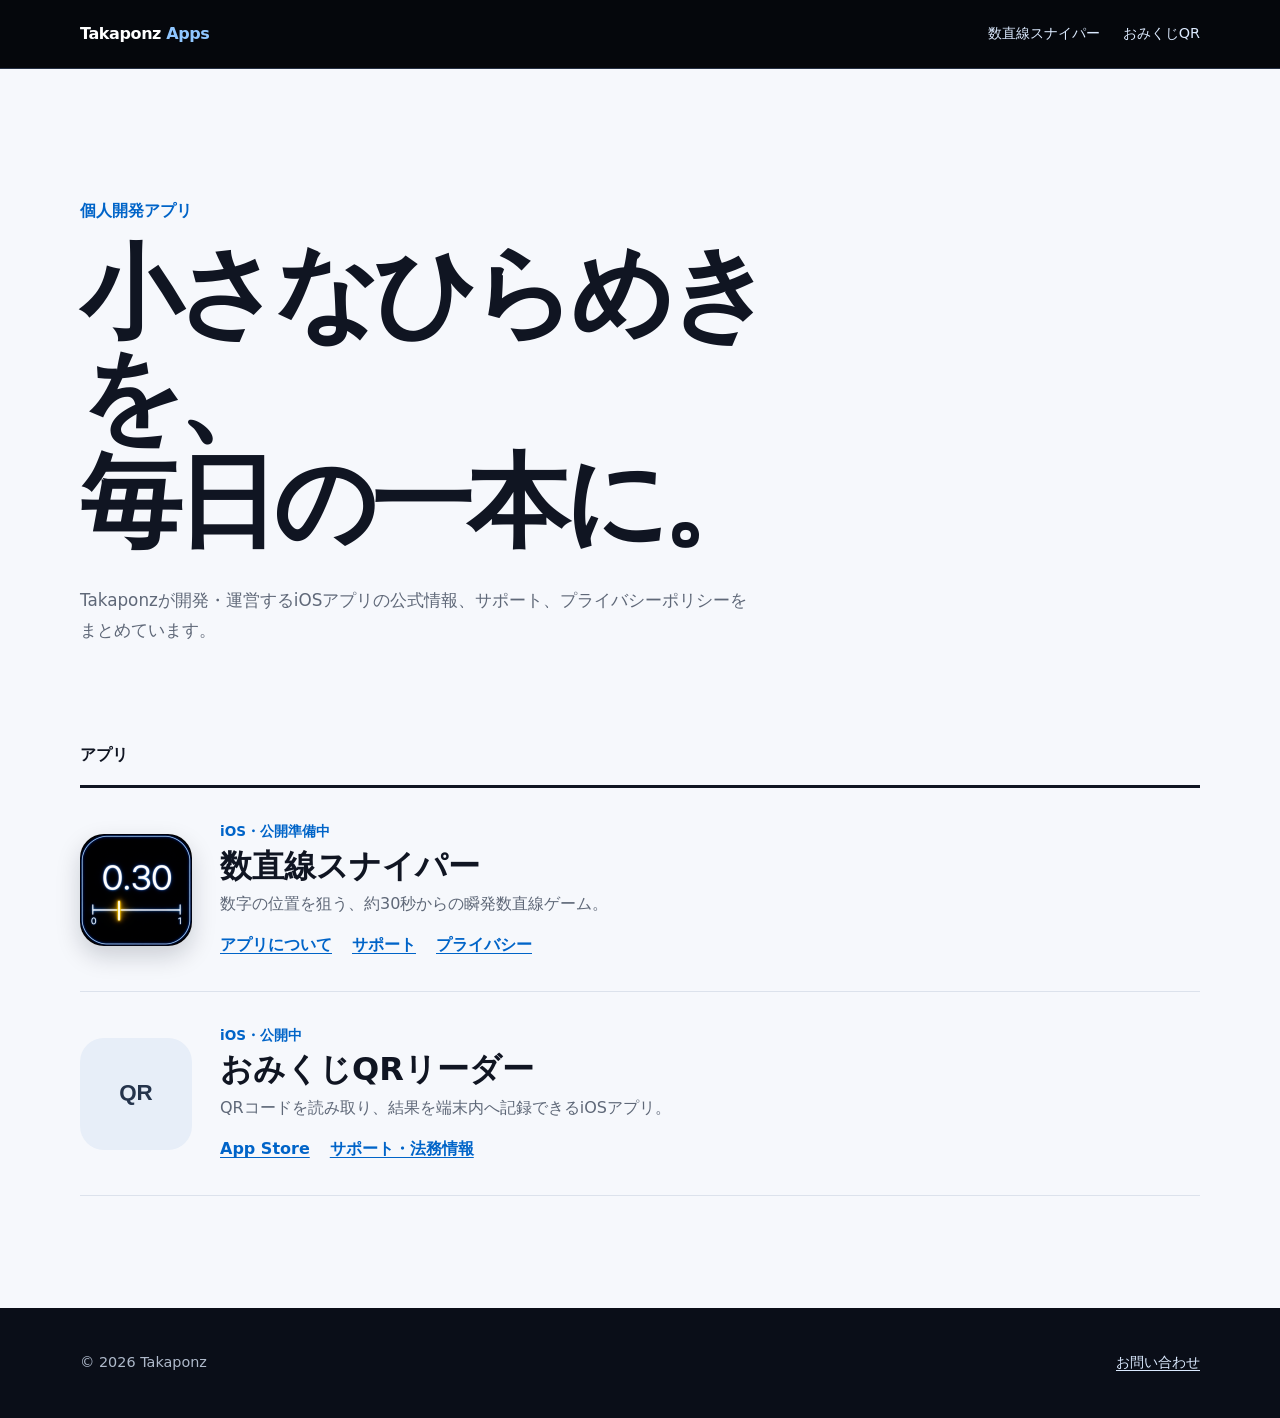
<file: index.html>
<!DOCTYPE html>
<html lang="ja">
<head>
  <meta charset="UTF-8">
  <meta name="viewport" content="width=device-width, initial-scale=1.0">
  <meta name="description" content="Takaponzが開発・運営するiOSアプリの公式サイトです。">
  <meta name="robots" content="index,follow">
  <link rel="canonical" href="https://takaponz.github.io/">
  <link rel="stylesheet" href="/assets/site.css">
  <title>Takaponz Apps</title>
</head>
<body>
  <a class="skip-link" href="#main">本文へ移動</a>
  <header class="site-header">
    <div class="header-inner">
      <a class="brand" href="/" aria-label="Takaponz Apps ホーム">Takaponz <span>Apps</span></a>
      <nav class="site-nav" aria-label="主要ナビゲーション">
        <a href="/number-sniper/">数直線スナイパー</a>
        <a href="https://takaponz.github.io/omikuji-qr-legal/">おみくじQR</a>
      </nav>
    </div>
  </header>

  <main id="main" class="hub-main">
    <section class="hub-intro" aria-labelledby="hub-title">
      <p class="kicker">個人開発アプリ</p>
      <h1 id="hub-title">小さなひらめきを、<br>毎日の一本に。</h1>
      <p>Takaponzが開発・運営するiOSアプリの公式情報、サポート、プライバシーポリシーをまとめています。</p>
    </section>

    <section class="app-directory" aria-labelledby="apps-title">
      <h2 id="apps-title">アプリ</h2>

      <article class="app-row app-row-featured">
        <img
          src="/assets/number-sniper-icon-224.png"
          srcset="/assets/number-sniper-icon-224.png 224w, /assets/number-sniper-icon-512.png 512w, /assets/number-sniper-icon.png 1024w"
          sizes="(max-width: 640px) 76px, 112px"
          alt="数直線スナイパーのアプリアイコン"
          width="112"
          height="112"
        >
        <div>
          <p class="app-status">iOS・公開準備中</p>
          <h3><a href="/number-sniper/">数直線スナイパー</a></h3>
          <p>数字の位置を狙う、約30秒からの瞬発数直線ゲーム。</p>
          <div class="inline-links">
            <a href="/number-sniper/">アプリについて</a>
            <a href="/number-sniper/support/">サポート</a>
            <a href="/number-sniper/privacy/">プライバシー</a>
          </div>
        </div>
      </article>

      <article class="app-row">
        <div class="app-monogram" aria-hidden="true">QR</div>
        <div>
          <p class="app-status">iOS・公開中</p>
          <h3>おみくじQRリーダー</h3>
          <p>QRコードを読み取り、結果を端末内へ記録できるiOSアプリ。</p>
          <div class="inline-links">
            <a href="https://apps.apple.com/jp/app/id6778050721">App Store</a>
            <a href="https://takaponz.github.io/omikuji-qr-legal/">サポート・法務情報</a>
          </div>
        </div>
      </article>
    </section>
  </main>

  <footer class="site-footer">
    <div class="footer-inner">
      <p>© 2026 Takaponz</p>
      <a href="mailto:takaponz.support@gmail.com">お問い合わせ</a>
    </div>
  </footer>
</body>
</html>
</file>
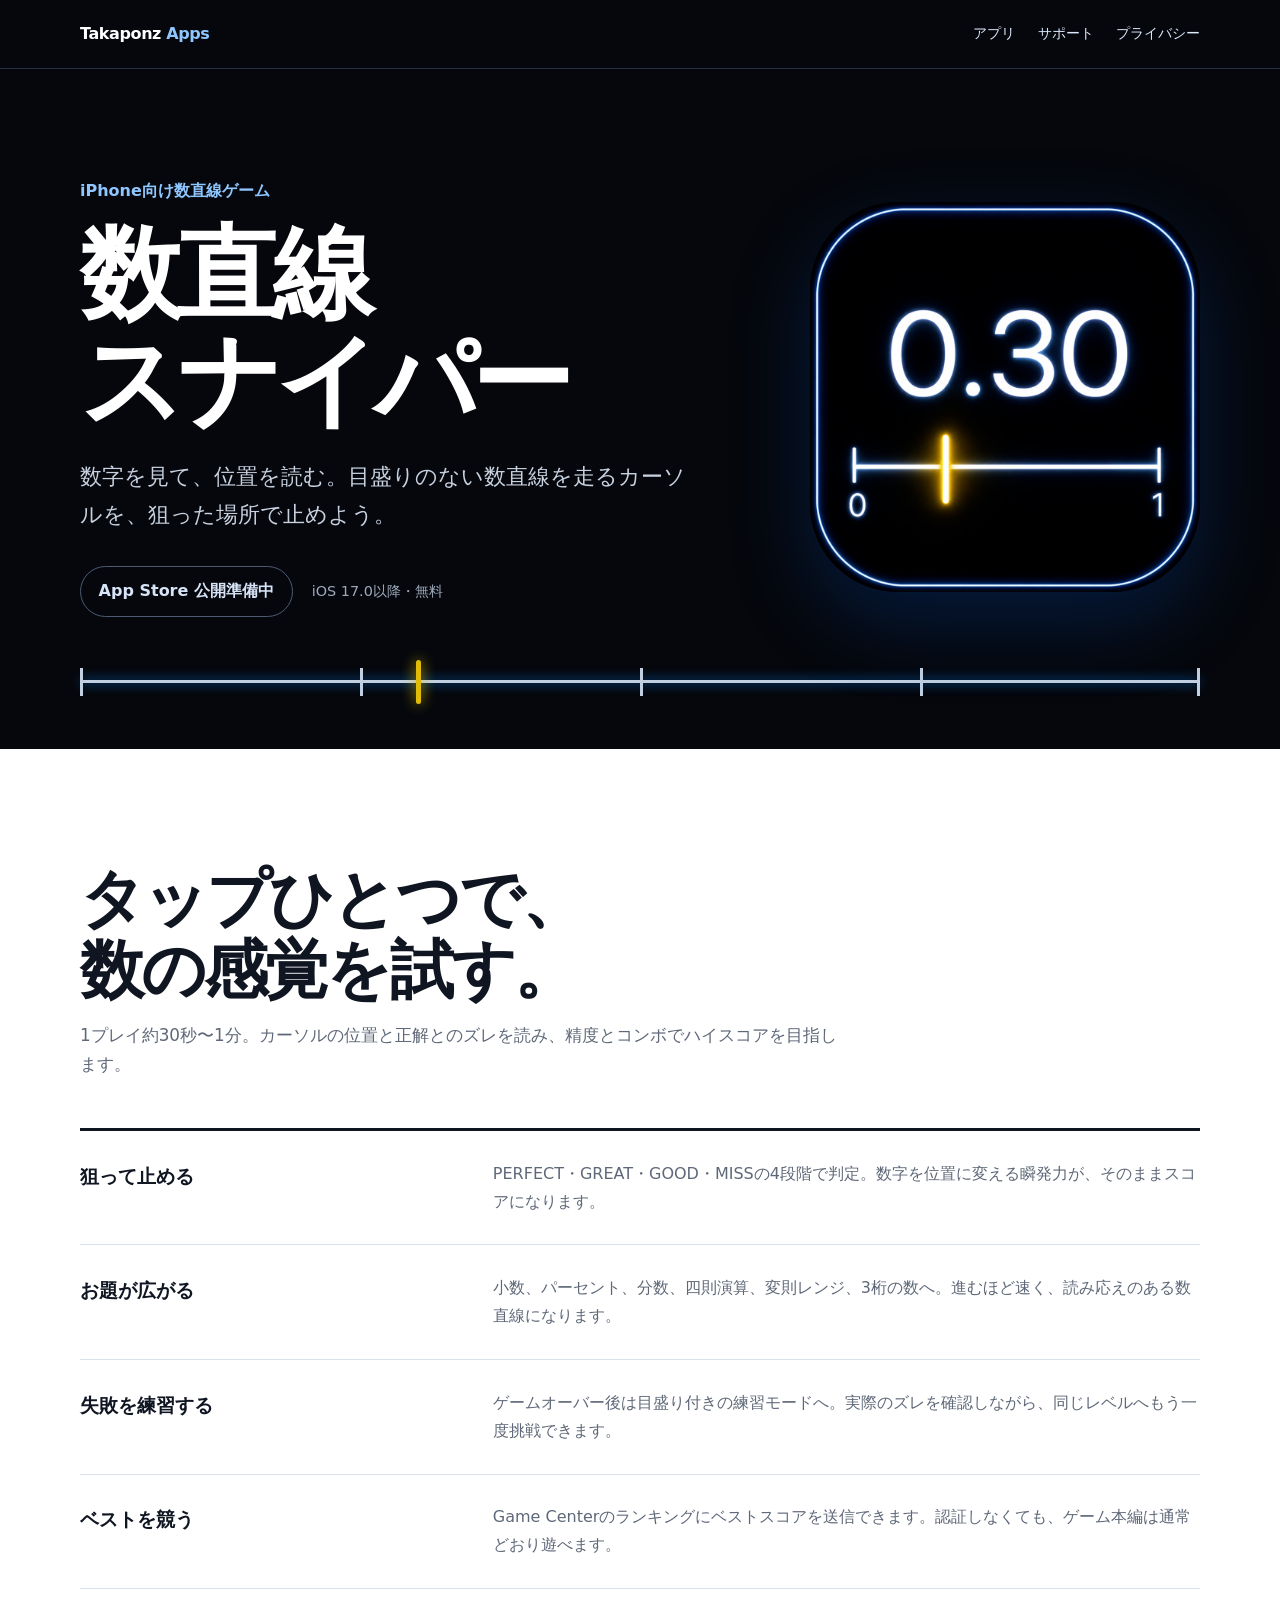
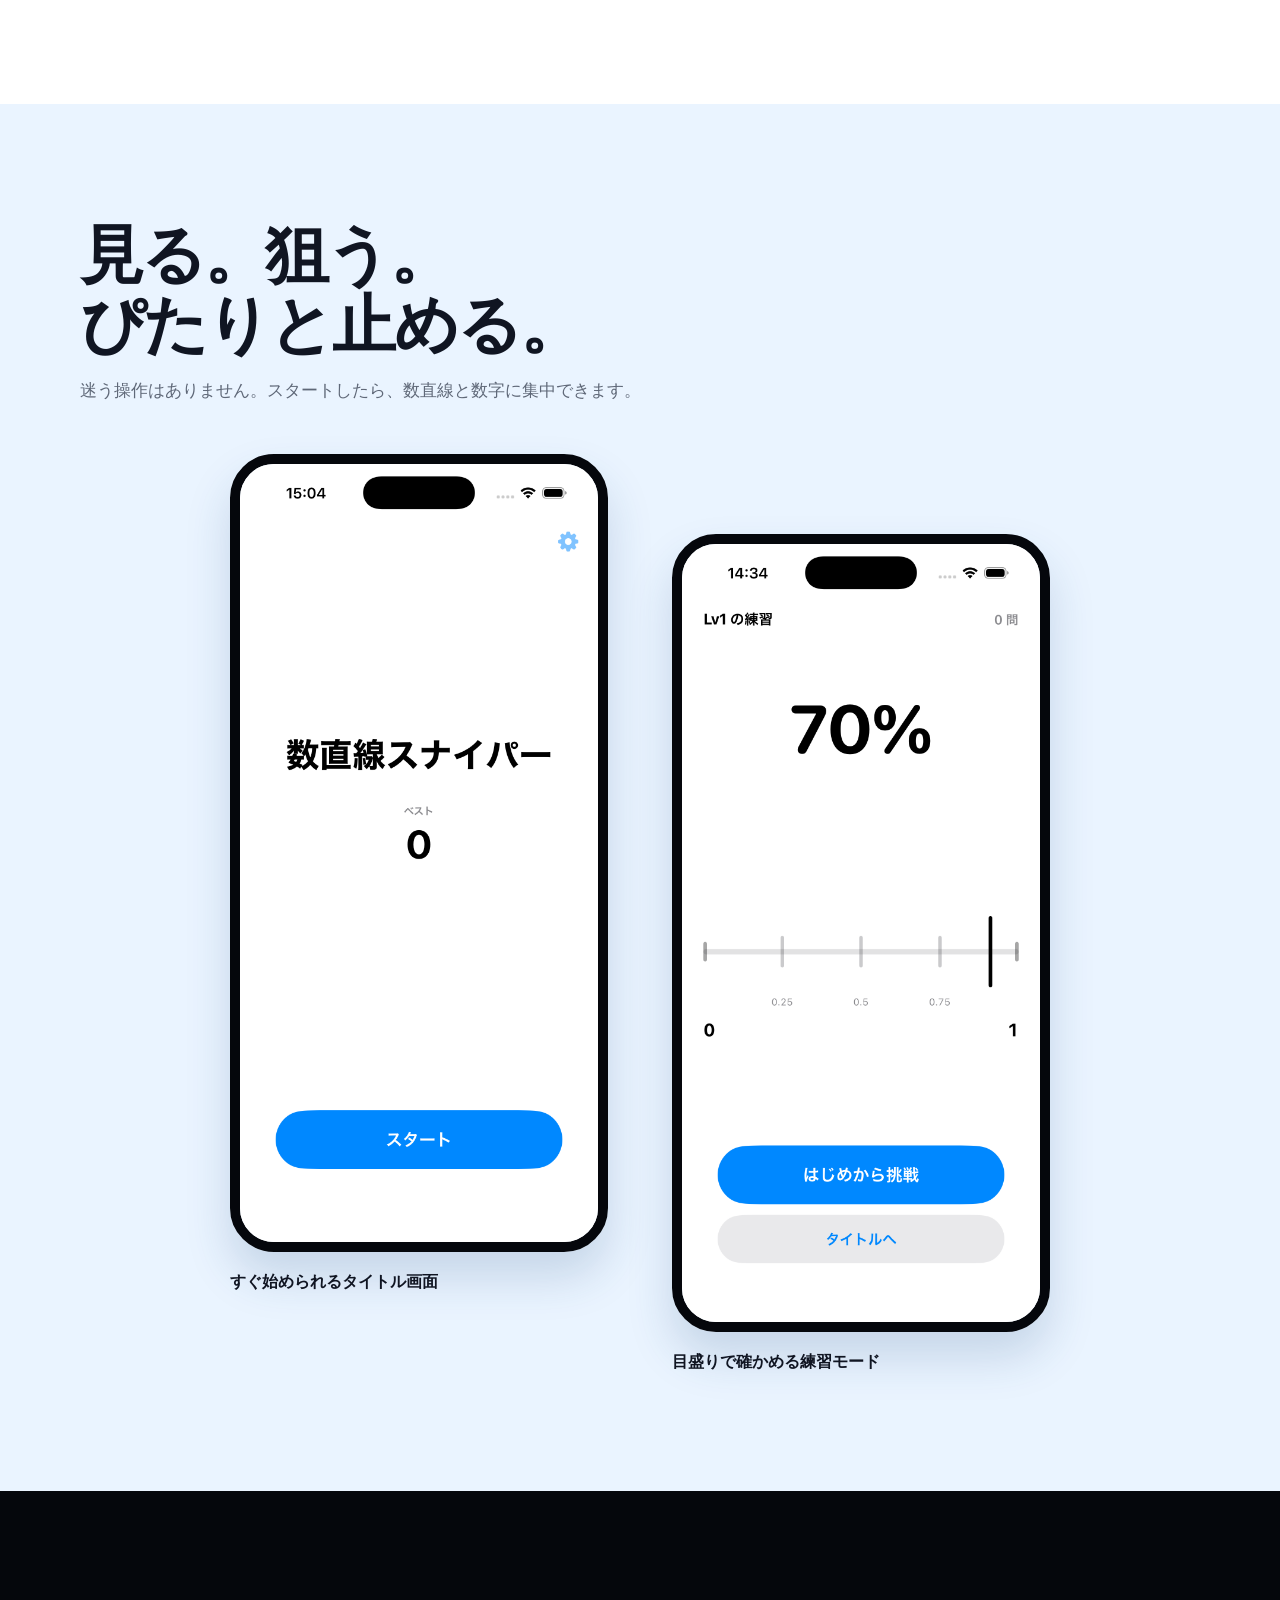
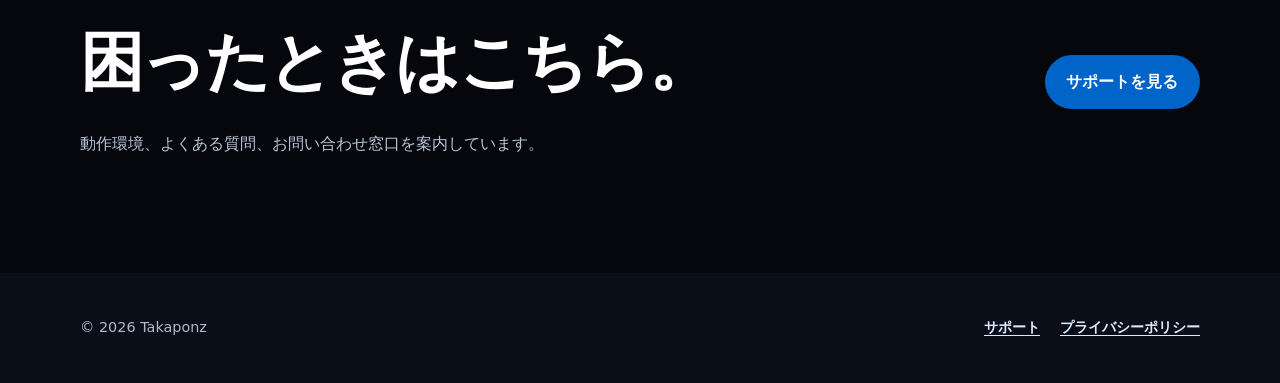
<file: number-sniper/index.html>
<!DOCTYPE html>
<html lang="ja">
<head>
  <meta charset="UTF-8">
  <meta name="viewport" content="width=device-width, initial-scale=1.0">
  <meta name="description" content="数直線スナイパーは、目盛りのない数直線で数字の位置を狙うiOS向け瞬発ゲームです。">
  <meta name="robots" content="index,follow">
  <link rel="canonical" href="https://takaponz.github.io/number-sniper/">
  <meta property="og:type" content="website">
  <meta property="og:locale" content="ja_JP">
  <meta property="og:title" content="数直線スナイパー">
  <meta property="og:description" content="数字の位置を狙う、約30秒からの瞬発数直線ゲーム。">
  <meta property="og:url" content="https://takaponz.github.io/number-sniper/">
  <meta property="og:image" content="https://takaponz.github.io/assets/number-sniper-icon.png">
  <meta name="twitter:card" content="summary">
  <link rel="stylesheet" href="/assets/site.css">
  <title>数直線スナイパー｜公式サイト</title>
</head>
<body>
  <a class="skip-link" href="#main">本文へ移動</a>
  <header class="site-header">
    <div class="header-inner">
      <a class="brand" href="/" aria-label="Takaponz Apps ホーム">Takaponz <span>Apps</span></a>
      <nav class="site-nav" aria-label="数直線スナイパーのナビゲーション">
        <a href="/number-sniper/" aria-current="page">アプリ</a>
        <a href="/number-sniper/support/">サポート</a>
        <a href="/number-sniper/privacy/">プライバシー</a>
      </nav>
    </div>
  </header>

  <main id="main">
    <section class="product-hero" aria-labelledby="product-title">
      <div class="hero-inner">
        <div class="hero-copy">
          <p class="kicker">iPhone向け数直線ゲーム</p>
          <h1 id="product-title">数直線<br>スナイパー</h1>
          <p class="hero-lead">数字を見て、位置を読む。目盛りのない数直線を走るカーソルを、狙った場所で止めよう。</p>
          <div class="hero-meta">
            <span class="release-badge">App Store 公開準備中</span>
            <span class="hero-note">iOS 17.0以降・無料</span>
          </div>
        </div>
        <div class="hero-icon-wrap">
          <img
            class="hero-icon"
            src="/assets/number-sniper-icon-512.png"
            srcset="/assets/number-sniper-icon-224.png 224w, /assets/number-sniper-icon-512.png 512w, /assets/number-sniper-icon.png 1024w"
            sizes="(max-width: 740px) 180px, 390px"
            alt="0.30と数直線を描いた数直線スナイパーのアイコン"
            width="1024"
            height="1024"
          >
        </div>
        <div class="hero-number-line" aria-hidden="true">
          <span class="tick"></span><span class="tick"></span><span class="tick"></span><span class="tick"></span><span class="tick"></span>
          <span class="target"></span>
        </div>
      </div>
    </section>

    <div class="product-main">
      <section class="product-section" aria-labelledby="about-title">
        <div class="section-heading">
          <h2 id="about-title">タップひとつで、<br>数の感覚を試す。</h2>
          <p>1プレイ約30秒〜1分。カーソルの位置と正解とのズレを読み、精度とコンボでハイスコアを目指します。</p>
        </div>
        <div class="feature-list">
          <article class="feature-item">
            <h3>狙って止める</h3>
            <p>PERFECT・GREAT・GOOD・MISSの4段階で判定。数字を位置に変える瞬発力が、そのままスコアになります。</p>
          </article>
          <article class="feature-item">
            <h3>お題が広がる</h3>
            <p>小数、パーセント、分数、四則演算、変則レンジ、3桁の数へ。進むほど速く、読み応えのある数直線になります。</p>
          </article>
          <article class="feature-item">
            <h3>失敗を練習する</h3>
            <p>ゲームオーバー後は目盛り付きの練習モードへ。実際のズレを確認しながら、同じレベルへもう一度挑戦できます。</p>
          </article>
          <article class="feature-item">
            <h3>ベストを競う</h3>
            <p>Game Centerのランキングにベストスコアを送信できます。認証しなくても、ゲーム本編は通常どおり遊べます。</p>
          </article>
        </div>
      </section>

      <section class="screens-section" aria-labelledby="screens-title">
        <div class="product-section">
          <div class="section-heading">
            <h2 id="screens-title">見る。狙う。<br>ぴたりと止める。</h2>
            <p>迷う操作はありません。スタートしたら、数直線と数字に集中できます。</p>
          </div>
          <div class="screen-grid">
            <figure>
              <img src="/assets/number-sniper-gameplay.png" alt="数直線スナイパーのタイトル画面。ベストスコアとスタートボタンを表示" width="1206" height="2622" loading="lazy">
              <figcaption>すぐ始められるタイトル画面</figcaption>
            </figure>
            <figure>
              <img src="/assets/number-sniper-practice.png" alt="70パーセントの位置を目盛り付き数直線で確認する練習画面" width="1206" height="2622" loading="lazy">
              <figcaption>目盛りで確かめる練習モード</figcaption>
            </figure>
          </div>
        </div>
      </section>

      <section class="support-callout" aria-labelledby="support-title">
        <div class="product-section">
          <div>
            <h2 id="support-title">困ったときはこちら。</h2>
            <p>動作環境、よくある質問、お問い合わせ窓口を案内しています。</p>
          </div>
          <a class="button-link" href="/number-sniper/support/">サポートを見る</a>
        </div>
      </section>
    </div>
  </main>

  <footer class="site-footer">
    <div class="footer-inner">
      <p>© 2026 Takaponz</p>
      <div class="inline-links">
        <a href="/number-sniper/support/">サポート</a>
        <a href="/number-sniper/privacy/">プライバシーポリシー</a>
      </div>
    </div>
  </footer>
</body>
</html>
</file>
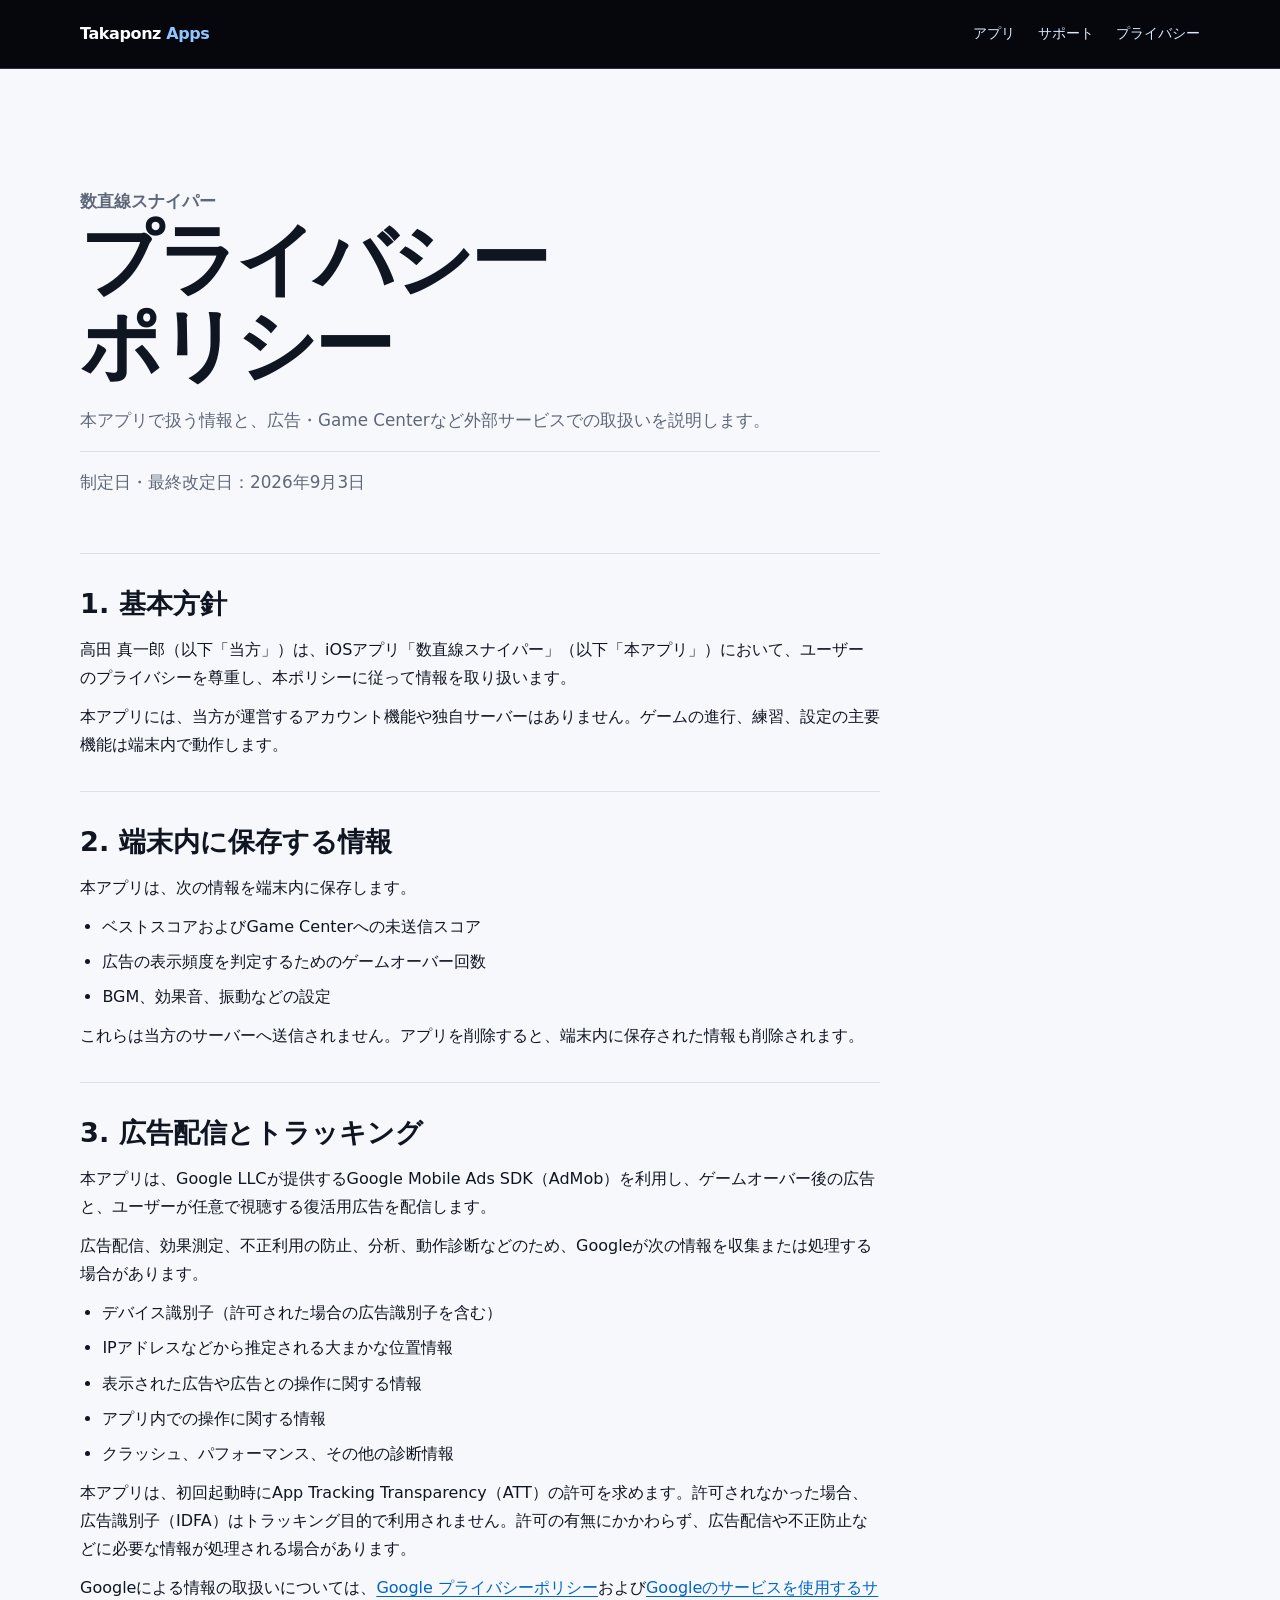
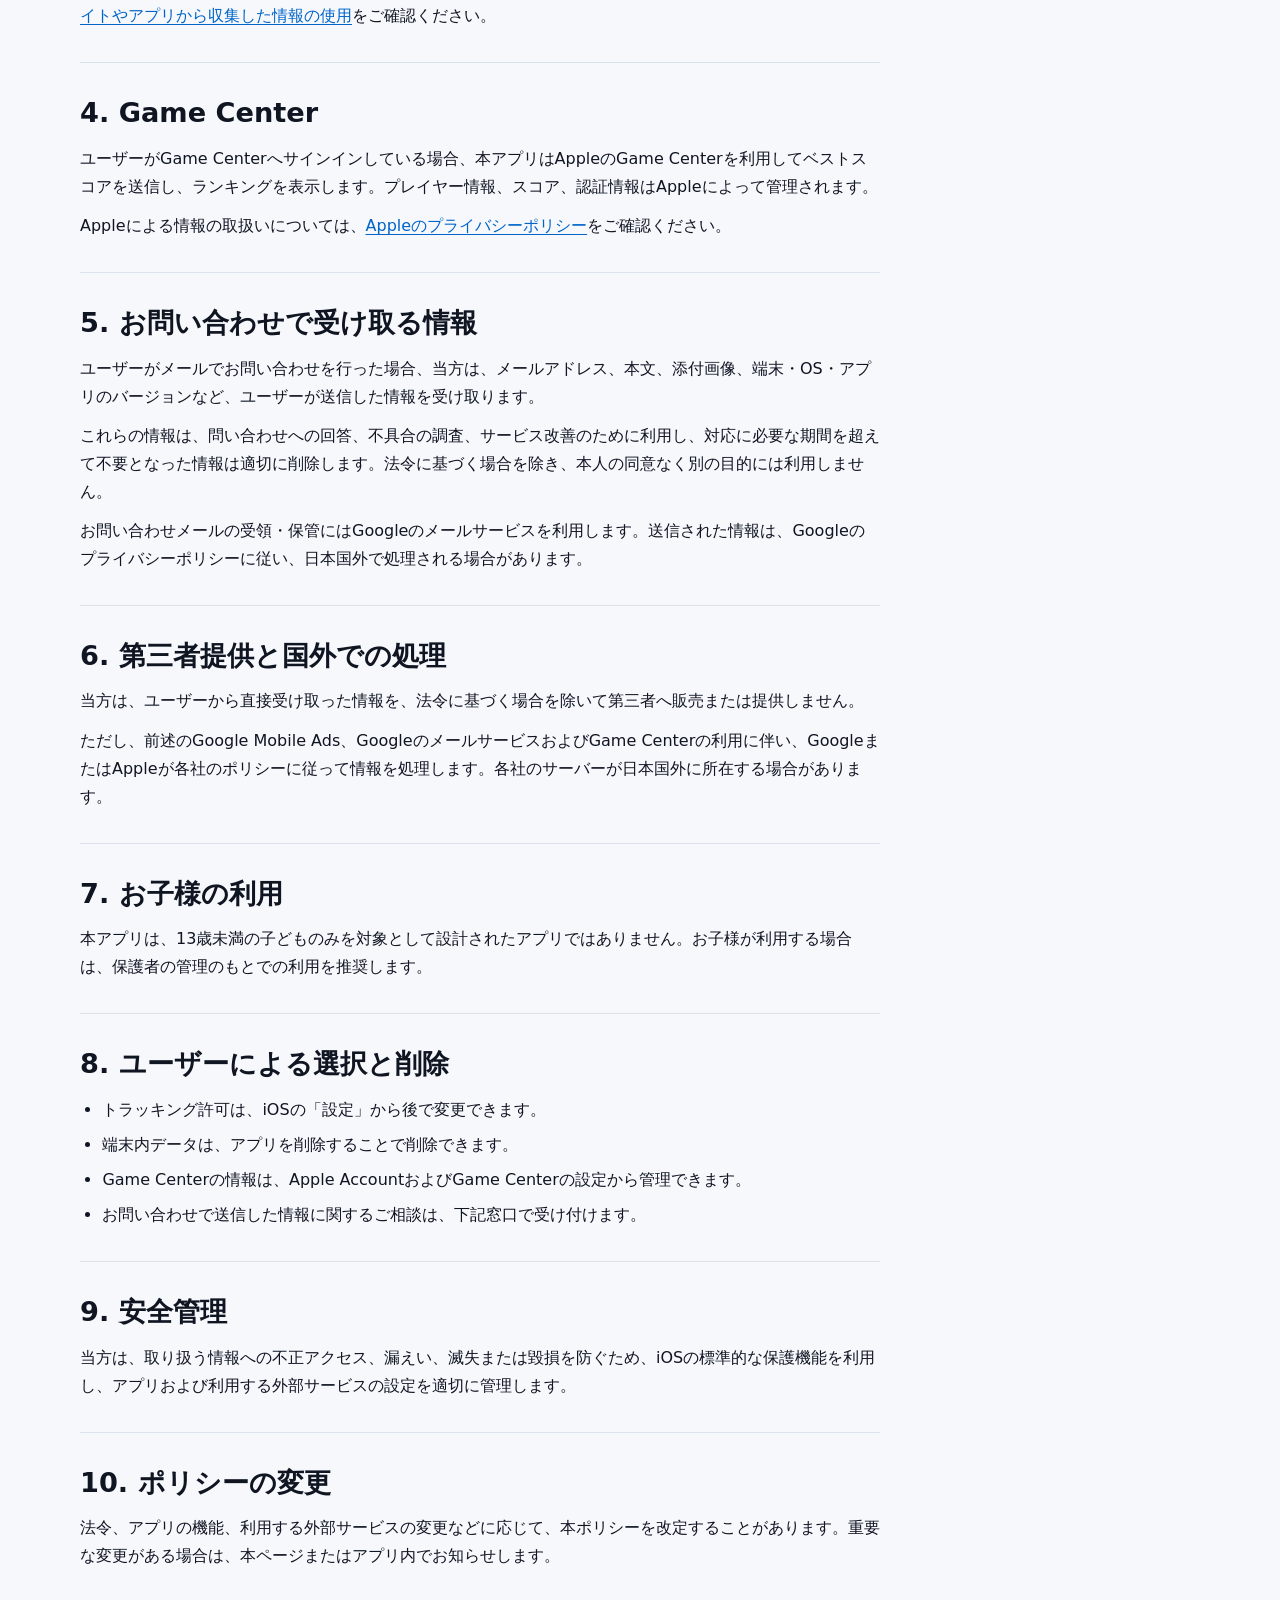
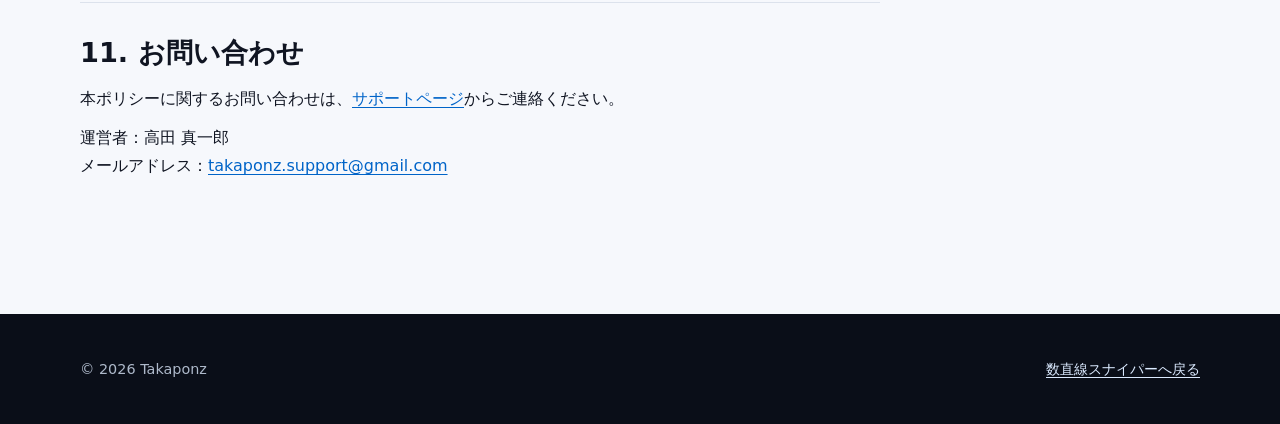
<file: number-sniper/privacy/index.html>
<!DOCTYPE html>
<html lang="ja">
<head>
  <meta charset="UTF-8">
  <meta name="viewport" content="width=device-width, initial-scale=1.0">
  <meta name="description" content="iOSアプリ「数直線スナイパー」のプライバシーポリシーです。">
  <meta name="robots" content="index,follow">
  <link rel="canonical" href="https://takaponz.github.io/number-sniper/privacy/">
  <link rel="stylesheet" href="/assets/site.css">
  <title>プライバシーポリシー｜数直線スナイパー</title>
</head>
<body>
  <a class="skip-link" href="#main">本文へ移動</a>
  <header class="site-header">
    <div class="header-inner">
      <a class="brand" href="/" aria-label="Takaponz Apps ホーム">Takaponz <span>Apps</span></a>
      <nav class="site-nav" aria-label="数直線スナイパーのナビゲーション">
        <a href="/number-sniper/">アプリ</a>
        <a href="/number-sniper/support/">サポート</a>
        <a href="/number-sniper/privacy/" aria-current="page">プライバシー</a>
      </nav>
    </div>
  </header>

  <main id="main" class="document-main">
    <header class="document-header">
      <p class="kicker">数直線スナイパー</p>
      <h1>プライバシー<br>ポリシー</h1>
      <p>本アプリで扱う情報と、広告・Game Centerなど外部サービスでの取扱いを説明します。</p>
      <p class="document-meta">制定日・最終改定日：2026年9月3日</p>
    </header>

    <div class="document-body">
      <section aria-labelledby="policy-title">
        <h2 id="policy-title">1. 基本方針</h2>
        <p>高田 真一郎（以下「当方」）は、iOSアプリ「数直線スナイパー」（以下「本アプリ」）において、ユーザーのプライバシーを尊重し、本ポリシーに従って情報を取り扱います。</p>
        <p>本アプリには、当方が運営するアカウント機能や独自サーバーはありません。ゲームの進行、練習、設定の主要機能は端末内で動作します。</p>
      </section>

      <section aria-labelledby="local-data-title">
        <h2 id="local-data-title">2. 端末内に保存する情報</h2>
        <p>本アプリは、次の情報を端末内に保存します。</p>
        <ul>
          <li>ベストスコアおよびGame Centerへの未送信スコア</li>
          <li>広告の表示頻度を判定するためのゲームオーバー回数</li>
          <li>BGM、効果音、振動などの設定</li>
        </ul>
        <p>これらは当方のサーバーへ送信されません。アプリを削除すると、端末内に保存された情報も削除されます。</p>
      </section>

      <section aria-labelledby="ads-title">
        <h2 id="ads-title">3. 広告配信とトラッキング</h2>
        <p>本アプリは、Google LLCが提供するGoogle Mobile Ads SDK（AdMob）を利用し、ゲームオーバー後の広告と、ユーザーが任意で視聴する復活用広告を配信します。</p>
        <p>広告配信、効果測定、不正利用の防止、分析、動作診断などのため、Googleが次の情報を収集または処理する場合があります。</p>
        <ul>
          <li>デバイス識別子（許可された場合の広告識別子を含む）</li>
          <li>IPアドレスなどから推定される大まかな位置情報</li>
          <li>表示された広告や広告との操作に関する情報</li>
          <li>アプリ内での操作に関する情報</li>
          <li>クラッシュ、パフォーマンス、その他の診断情報</li>
        </ul>
        <p>本アプリは、初回起動時にApp Tracking Transparency（ATT）の許可を求めます。許可されなかった場合、広告識別子（IDFA）はトラッキング目的で利用されません。許可の有無にかかわらず、広告配信や不正防止などに必要な情報が処理される場合があります。</p>
        <p>Googleによる情報の取扱いについては、<a href="https://policies.google.com/privacy?hl=ja">Google プライバシーポリシー</a>および<a href="https://policies.google.com/technologies/partner-sites?hl=ja">Googleのサービスを使用するサイトやアプリから収集した情報の使用</a>をご確認ください。</p>
      </section>

      <section aria-labelledby="game-center-title">
        <h2 id="game-center-title">4. Game Center</h2>
        <p>ユーザーがGame Centerへサインインしている場合、本アプリはAppleのGame Centerを利用してベストスコアを送信し、ランキングを表示します。プレイヤー情報、スコア、認証情報はAppleによって管理されます。</p>
        <p>Appleによる情報の取扱いについては、<a href="https://www.apple.com/jp/legal/privacy/">Appleのプライバシーポリシー</a>をご確認ください。</p>
      </section>

      <section aria-labelledby="contact-data-title">
        <h2 id="contact-data-title">5. お問い合わせで受け取る情報</h2>
        <p>ユーザーがメールでお問い合わせを行った場合、当方は、メールアドレス、本文、添付画像、端末・OS・アプリのバージョンなど、ユーザーが送信した情報を受け取ります。</p>
        <p>これらの情報は、問い合わせへの回答、不具合の調査、サービス改善のために利用し、対応に必要な期間を超えて不要となった情報は適切に削除します。法令に基づく場合を除き、本人の同意なく別の目的には利用しません。</p>
        <p>お問い合わせメールの受領・保管にはGoogleのメールサービスを利用します。送信された情報は、Googleのプライバシーポリシーに従い、日本国外で処理される場合があります。</p>
      </section>

      <section aria-labelledby="third-party-title">
        <h2 id="third-party-title">6. 第三者提供と国外での処理</h2>
        <p>当方は、ユーザーから直接受け取った情報を、法令に基づく場合を除いて第三者へ販売または提供しません。</p>
        <p>ただし、前述のGoogle Mobile Ads、GoogleのメールサービスおよびGame Centerの利用に伴い、GoogleまたはAppleが各社のポリシーに従って情報を処理します。各社のサーバーが日本国外に所在する場合があります。</p>
      </section>

      <section aria-labelledby="children-title">
        <h2 id="children-title">7. お子様の利用</h2>
        <p>本アプリは、13歳未満の子どものみを対象として設計されたアプリではありません。お子様が利用する場合は、保護者の管理のもとでの利用を推奨します。</p>
      </section>

      <section aria-labelledby="choices-title">
        <h2 id="choices-title">8. ユーザーによる選択と削除</h2>
        <ul>
          <li>トラッキング許可は、iOSの「設定」から後で変更できます。</li>
          <li>端末内データは、アプリを削除することで削除できます。</li>
          <li>Game Centerの情報は、Apple AccountおよびGame Centerの設定から管理できます。</li>
          <li>お問い合わせで送信した情報に関するご相談は、下記窓口で受け付けます。</li>
        </ul>
      </section>

      <section aria-labelledby="security-title">
        <h2 id="security-title">9. 安全管理</h2>
        <p>当方は、取り扱う情報への不正アクセス、漏えい、滅失または毀損を防ぐため、iOSの標準的な保護機能を利用し、アプリおよび利用する外部サービスの設定を適切に管理します。</p>
      </section>

      <section aria-labelledby="changes-title">
        <h2 id="changes-title">10. ポリシーの変更</h2>
        <p>法令、アプリの機能、利用する外部サービスの変更などに応じて、本ポリシーを改定することがあります。重要な変更がある場合は、本ページまたはアプリ内でお知らせします。</p>
      </section>

      <section aria-labelledby="contact-title">
        <h2 id="contact-title">11. お問い合わせ</h2>
        <p>本ポリシーに関するお問い合わせは、<a href="/number-sniper/support/">サポートページ</a>からご連絡ください。</p>
        <p>運営者：高田 真一郎<br>メールアドレス：<a href="mailto:takaponz.support@gmail.com">takaponz.support@gmail.com</a></p>
      </section>
    </div>
  </main>

  <footer class="site-footer">
    <div class="footer-inner">
      <p>© 2026 Takaponz</p>
      <a href="/number-sniper/">数直線スナイパーへ戻る</a>
    </div>
  </footer>
</body>
</html>
</file>
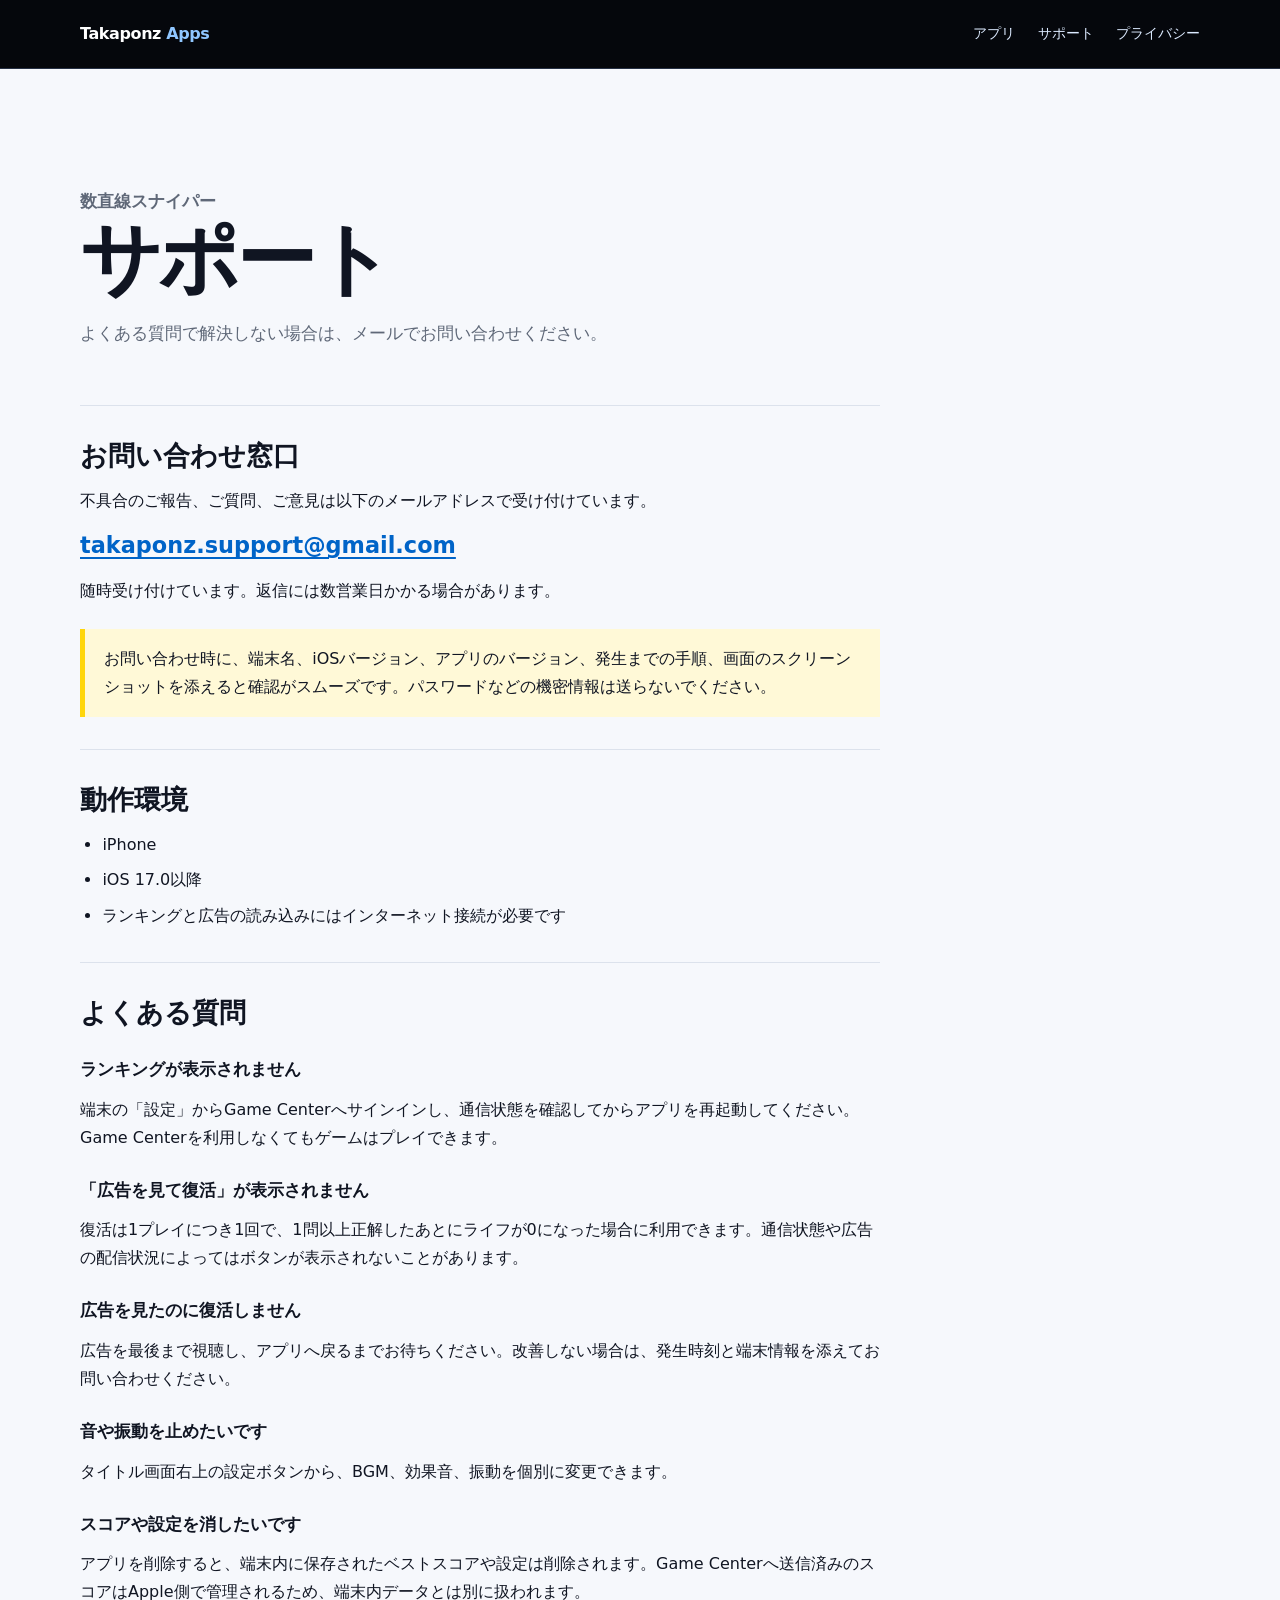
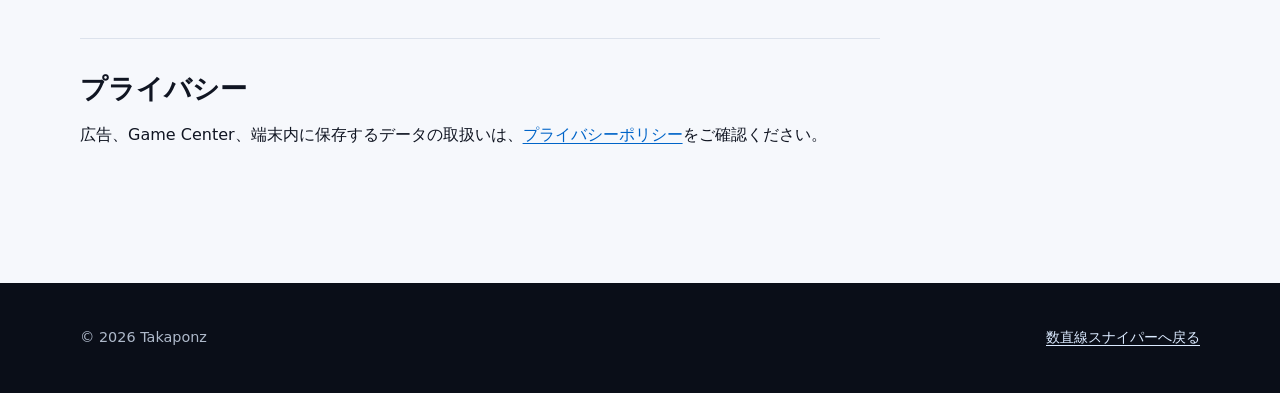
<file: number-sniper/support/index.html>
<!DOCTYPE html>
<html lang="ja">
<head>
  <meta charset="UTF-8">
  <meta name="viewport" content="width=device-width, initial-scale=1.0">
  <meta name="description" content="iOSアプリ「数直線スナイパー」のサポート情報とお問い合わせ窓口です。">
  <meta name="robots" content="index,follow">
  <link rel="canonical" href="https://takaponz.github.io/number-sniper/support/">
  <link rel="stylesheet" href="/assets/site.css">
  <title>サポート｜数直線スナイパー</title>
</head>
<body>
  <a class="skip-link" href="#main">本文へ移動</a>
  <header class="site-header">
    <div class="header-inner">
      <a class="brand" href="/" aria-label="Takaponz Apps ホーム">Takaponz <span>Apps</span></a>
      <nav class="site-nav" aria-label="数直線スナイパーのナビゲーション">
        <a href="/number-sniper/">アプリ</a>
        <a href="/number-sniper/support/" aria-current="page">サポート</a>
        <a href="/number-sniper/privacy/">プライバシー</a>
      </nav>
    </div>
  </header>

  <main id="main" class="document-main">
    <header class="document-header">
      <p class="kicker">数直線スナイパー</p>
      <h1>サポート</h1>
      <p>よくある質問で解決しない場合は、メールでお問い合わせください。</p>
    </header>

    <div class="document-body">
      <section aria-labelledby="contact-title">
        <h2 id="contact-title">お問い合わせ窓口</h2>
        <p>不具合のご報告、ご質問、ご意見は以下のメールアドレスで受け付けています。</p>
        <a class="support-email" href="mailto:takaponz.support@gmail.com?subject=%E6%95%B0%E7%9B%B4%E7%B7%9A%E3%82%B9%E3%83%8A%E3%82%A4%E3%83%91%E3%83%BC%E3%81%AE%E3%81%8A%E5%95%8F%E3%81%84%E5%90%88%E3%82%8F%E3%81%9B">takaponz.support@gmail.com</a>
        <p>随時受け付けています。返信には数営業日かかる場合があります。</p>
        <div class="notice">
          <p>お問い合わせ時に、端末名、iOSバージョン、アプリのバージョン、発生までの手順、画面のスクリーンショットを添えると確認がスムーズです。パスワードなどの機密情報は送らないでください。</p>
        </div>
      </section>

      <section aria-labelledby="environment-title">
        <h2 id="environment-title">動作環境</h2>
        <ul>
          <li>iPhone</li>
          <li>iOS 17.0以降</li>
          <li>ランキングと広告の読み込みにはインターネット接続が必要です</li>
        </ul>
      </section>

      <section aria-labelledby="faq-title">
        <h2 id="faq-title">よくある質問</h2>

        <h3>ランキングが表示されません</h3>
        <p>端末の「設定」からGame Centerへサインインし、通信状態を確認してからアプリを再起動してください。Game Centerを利用しなくてもゲームはプレイできます。</p>

        <h3>「広告を見て復活」が表示されません</h3>
        <p>復活は1プレイにつき1回で、1問以上正解したあとにライフが0になった場合に利用できます。通信状態や広告の配信状況によってはボタンが表示されないことがあります。</p>

        <h3>広告を見たのに復活しません</h3>
        <p>広告を最後まで視聴し、アプリへ戻るまでお待ちください。改善しない場合は、発生時刻と端末情報を添えてお問い合わせください。</p>

        <h3>音や振動を止めたいです</h3>
        <p>タイトル画面右上の設定ボタンから、BGM、効果音、振動を個別に変更できます。</p>

        <h3>スコアや設定を消したいです</h3>
        <p>アプリを削除すると、端末内に保存されたベストスコアや設定は削除されます。Game Centerへ送信済みのスコアはApple側で管理されるため、端末内データとは別に扱われます。</p>
      </section>

      <section aria-labelledby="privacy-link-title">
        <h2 id="privacy-link-title">プライバシー</h2>
        <p>広告、Game Center、端末内に保存するデータの取扱いは、<a href="/number-sniper/privacy/">プライバシーポリシー</a>をご確認ください。</p>
      </section>
    </div>
  </main>

  <footer class="site-footer">
    <div class="footer-inner">
      <p>© 2026 Takaponz</p>
      <a href="/number-sniper/">数直線スナイパーへ戻る</a>
    </div>
  </footer>
</body>
</html>
</file>
<file: assets/site.css>
:root {
  color-scheme: light;
  --ink: #05070c;
  --night: #0a0e18;
  --paper: #f6f8fc;
  --white: #ffffff;
  --text: #101522;
  --muted: #5f6878;
  --line: #dce2ec;
  --blue: #0a84ff;
  --blue-dark: #0064c8;
  --yellow: #ffd60a;
  --max: 1120px;
  font-family: -apple-system, BlinkMacSystemFont, "Hiragino Sans", "Yu Gothic UI", "Yu Gothic", system-ui, sans-serif;
}

* {
  box-sizing: border-box;
}

html {
  scroll-behavior: smooth;
}

body {
  margin: 0;
  background: var(--paper);
  color: var(--text);
  font-size: 16px;
  line-height: 1.75;
  -webkit-font-smoothing: antialiased;
}

img {
  display: block;
  max-width: 100%;
  height: auto;
}

a {
  color: var(--blue-dark);
  text-underline-offset: 0.2em;
  text-decoration-thickness: 0.08em;
}

a:hover {
  text-decoration-thickness: 0.14em;
}

a:focus-visible,
button:focus-visible {
  outline: 3px solid var(--yellow);
  outline-offset: 4px;
}

.skip-link {
  position: fixed;
  z-index: 100;
  top: 0.75rem;
  left: 0.75rem;
  padding: 0.55rem 0.85rem;
  background: var(--white);
  color: var(--text);
  transform: translateY(-200%);
}

.skip-link:focus {
  transform: translateY(0);
}

.site-header {
  position: relative;
  z-index: 10;
  background: var(--ink);
  color: var(--white);
  border-bottom: 1px solid #263044;
}

.header-inner,
.footer-inner {
  width: min(calc(100% - 3rem), var(--max));
  margin: 0 auto;
  display: flex;
  align-items: center;
  justify-content: space-between;
  gap: 1.5rem;
}

.header-inner {
  min-height: 68px;
}

.brand {
  color: var(--white);
  font-weight: 800;
  letter-spacing: -0.025em;
  text-decoration: none;
}

.brand span {
  color: #8fc6ff;
  font-weight: 600;
}

.site-nav {
  display: flex;
  align-items: center;
  gap: 1.4rem;
  font-size: 0.9rem;
}

.site-nav a {
  color: #dceaff;
  text-decoration: none;
}

.site-nav a:hover {
  color: var(--white);
}

.hub-main,
.document-main {
  width: min(calc(100% - 3rem), var(--max));
  margin: 0 auto;
}

.hub-intro {
  padding: clamp(4.5rem, 10vw, 8rem) 0 clamp(3.5rem, 8vw, 6rem);
  max-width: 820px;
}

.kicker {
  margin: 0 0 1rem;
  color: var(--blue-dark);
  font-weight: 700;
}

.hub-intro h1 {
  margin: 0;
  font-family: ui-rounded, "Hiragino Maru Gothic ProN", sans-serif;
  font-size: clamp(2.75rem, 8vw, 6.6rem);
  line-height: 1.02;
  letter-spacing: -0.055em;
}

.hub-intro > p:last-child {
  max-width: 680px;
  margin: 2rem 0 0;
  color: var(--muted);
  font-size: 1.05rem;
}

.app-directory {
  padding: 0 0 7rem;
}

.app-directory > h2 {
  margin: 0;
  padding-bottom: 1rem;
  border-bottom: 3px solid var(--text);
  font-size: 1rem;
}

.app-row {
  display: grid;
  grid-template-columns: 112px minmax(0, 1fr);
  gap: 1.75rem;
  align-items: center;
  padding: 2rem 0;
  border-bottom: 1px solid var(--line);
}

.app-row img,
.app-monogram {
  border-radius: 24px;
}

.app-row img {
  box-shadow: 0 10px 25px rgb(4 14 35 / 18%);
}

.app-row h3 {
  margin: 0.1rem 0 0.3rem;
  font-size: clamp(1.4rem, 3vw, 2rem);
  line-height: 1.25;
}

.app-row h3 a {
  color: inherit;
  text-decoration: none;
}

.app-row p {
  margin: 0;
  color: var(--muted);
}

.app-row .app-status {
  color: var(--blue-dark);
  font-size: 0.85rem;
  font-weight: 700;
}

.app-monogram {
  display: grid;
  width: 112px;
  aspect-ratio: 1;
  place-items: center;
  background: #e7eef8;
  color: #25344c;
  font: 800 1.4rem/1 ui-rounded, sans-serif;
}

.inline-links {
  display: flex;
  flex-wrap: wrap;
  gap: 0.5rem 1.25rem;
  margin-top: 0.8rem;
}

.inline-links a {
  font-weight: 650;
}

.product-hero {
  position: relative;
  overflow: hidden;
  background: var(--ink);
  color: var(--white);
  min-height: 680px;
}

.hero-inner {
  position: relative;
  width: min(calc(100% - 3rem), var(--max));
  min-height: 680px;
  margin: 0 auto;
  display: grid;
  grid-template-columns: minmax(0, 1.2fr) minmax(260px, 0.8fr);
  gap: clamp(2rem, 7vw, 6rem);
  align-items: center;
  padding: 5.5rem 0 7rem;
}

.hero-copy {
  position: relative;
  z-index: 2;
}

.hero-copy h1 {
  margin: 0;
  font-family: ui-rounded, "Hiragino Maru Gothic ProN", sans-serif;
  font-size: clamp(3rem, 8vw, 6.4rem);
  line-height: 1.04;
  letter-spacing: -0.06em;
}

.hero-copy .hero-lead {
  max-width: 620px;
  margin: 1.5rem 0 0;
  color: #c7d1df;
  font-size: clamp(1.05rem, 2vw, 1.35rem);
}

.product-hero .kicker {
  color: #8fc6ff;
}

.hero-meta {
  display: flex;
  flex-wrap: wrap;
  align-items: center;
  gap: 0.8rem 1.2rem;
  margin-top: 2rem;
}

.release-badge {
  display: inline-flex;
  align-items: center;
  min-height: 48px;
  padding: 0.65rem 1.1rem;
  border: 1px solid #4c5b73;
  border-radius: 999px;
  color: #d7e4f7;
  font-weight: 700;
}

.hero-note {
  color: #9da9bb;
  font-size: 0.9rem;
}

.hero-icon-wrap {
  position: relative;
  z-index: 2;
  justify-self: end;
  width: min(100%, 390px);
}

.hero-icon {
  width: 100%;
  border-radius: 22.5%;
  box-shadow: 0 30px 80px rgb(0 75 180 / 28%);
}

.hero-number-line {
  position: absolute;
  left: 0;
  right: 0;
  bottom: 2.8rem;
  height: 44px;
  color: #dcecff;
  opacity: 0.88;
}

.hero-number-line::before {
  content: "";
  position: absolute;
  top: 20px;
  left: 0;
  right: 0;
  height: 3px;
  background: currentColor;
  box-shadow: 0 0 12px var(--blue);
}

.hero-number-line .tick,
.hero-number-line .target {
  position: absolute;
  top: 8px;
  width: 3px;
  height: 28px;
  background: currentColor;
}

.hero-number-line .tick:first-child { left: 0; }
.hero-number-line .tick:nth-child(2) { left: 25%; }
.hero-number-line .tick:nth-child(3) { left: 50%; }
.hero-number-line .tick:nth-child(4) { left: 75%; }
.hero-number-line .tick:nth-child(5) { right: 0; }

.hero-number-line .target {
  top: 0;
  left: 30%;
  width: 5px;
  height: 44px;
  border-radius: 4px;
  background: var(--yellow);
  box-shadow: 0 0 14px var(--yellow);
}

.product-main {
  background: var(--white);
}

.product-section {
  width: min(calc(100% - 3rem), var(--max));
  margin: 0 auto;
  padding: clamp(4.5rem, 9vw, 8rem) 0;
}

.section-heading {
  max-width: 760px;
  margin-bottom: 3rem;
}

.section-heading h2 {
  margin: 0;
  font-family: ui-rounded, "Hiragino Maru Gothic ProN", sans-serif;
  font-size: clamp(2.2rem, 5vw, 4.4rem);
  line-height: 1.1;
  letter-spacing: -0.045em;
}

.section-heading p {
  margin: 1rem 0 0;
  color: var(--muted);
  font-size: 1.05rem;
}

.feature-list {
  border-top: 3px solid var(--text);
}

.feature-item {
  display: grid;
  grid-template-columns: minmax(170px, 0.35fr) minmax(0, 0.65fr);
  gap: 2rem;
  padding: 1.8rem 0;
  border-bottom: 1px solid var(--line);
}

.feature-item h3,
.feature-item p {
  margin: 0;
}

.feature-item h3 {
  font-size: 1.2rem;
}

.feature-item p {
  color: var(--muted);
}

.screens-section {
  background: #eaf4ff;
}

.screen-grid {
  display: grid;
  grid-template-columns: repeat(2, minmax(0, 1fr));
  gap: clamp(1.5rem, 5vw, 4rem);
  align-items: start;
  max-width: 820px;
  margin: 0 auto;
}

.screen-grid figure {
  margin: 0;
}

.screen-grid img {
  width: 100%;
  border: 10px solid var(--ink);
  border-radius: 44px;
  box-shadow: 0 25px 45px rgb(32 79 130 / 18%);
}

.screen-grid figure:nth-child(2) {
  margin-top: 5rem;
}

.screen-grid figcaption {
  margin-top: 1rem;
  font-weight: 700;
}

.support-callout {
  background: var(--ink);
  color: var(--white);
}

.support-callout .product-section {
  display: grid;
  grid-template-columns: minmax(0, 1fr) auto;
  gap: 2rem;
  align-items: center;
}

.support-callout h2 {
  margin: 0;
  font-family: ui-rounded, sans-serif;
  font-size: clamp(2rem, 5vw, 4rem);
  letter-spacing: -0.04em;
}

.support-callout p {
  margin: 0.7rem 0 0;
  color: #b9c5d6;
}

.button-link {
  display: inline-flex;
  align-items: center;
  justify-content: center;
  min-height: 52px;
  padding: 0.8rem 1.35rem;
  border-radius: 999px;
  background: var(--blue-dark);
  color: var(--white);
  font-weight: 750;
  text-decoration: none;
  white-space: nowrap;
}

.button-link:hover {
  background: #0055aa;
  text-decoration: none;
}

.document-main {
  padding: clamp(3.5rem, 8vw, 7rem) 0;
}

.document-header,
.document-body {
  max-width: 800px;
}

.document-header {
  margin-bottom: 3.5rem;
}

.document-header h1 {
  margin: 0;
  font-family: ui-rounded, "Hiragino Maru Gothic ProN", sans-serif;
  font-size: clamp(2.5rem, 7vw, 5rem);
  line-height: 1.08;
  letter-spacing: -0.05em;
}

.document-header p {
  margin: 1rem 0 0;
  color: var(--muted);
  font-size: 1.05rem;
}

.document-meta {
  margin-top: 1.4rem;
  padding-top: 1rem;
  border-top: 1px solid var(--line);
  color: var(--muted);
  font-size: 0.9rem;
}

.document-body section {
  padding: 2rem 0;
  border-top: 1px solid var(--line);
}

.document-body h2 {
  margin: 0 0 0.8rem;
  font-size: clamp(1.35rem, 3vw, 1.7rem);
  line-height: 1.35;
}

.document-body h3 {
  margin: 1.5rem 0 0.4rem;
  font-size: 1.05rem;
}

.document-body p,
.document-body ul,
.document-body ol {
  margin-top: 0.7rem;
  margin-bottom: 0;
}

.document-body ul,
.document-body ol {
  padding-left: 1.4rem;
}

.document-body li + li {
  margin-top: 0.45rem;
}

.support-email {
  display: inline-block;
  margin-top: 0.7rem;
  font-size: clamp(1.1rem, 3vw, 1.4rem);
  font-weight: 750;
  overflow-wrap: anywhere;
}

.notice {
  margin-top: 1.5rem;
  padding: 1rem 1.2rem;
  border-left: 5px solid var(--yellow);
  background: #fff9d7;
}

.notice p {
  margin: 0;
}

.site-footer {
  background: var(--night);
  color: #aeb9ca;
}

.footer-inner {
  min-height: 110px;
  font-size: 0.9rem;
}

.footer-inner a {
  color: #dbeaff;
}

.footer-inner .inline-links {
  margin-top: 0;
}

@media (max-width: 740px) {
  .header-inner,
  .footer-inner,
  .hub-main,
  .document-main,
  .hero-inner,
  .product-section {
    width: min(calc(100% - 2rem), var(--max));
  }

  .header-inner {
    align-items: flex-start;
    flex-direction: column;
    gap: 0.5rem;
    padding: 0.9rem 0;
  }

  .site-nav {
    width: 100%;
    gap: 1rem;
    overflow-x: auto;
    padding-bottom: 0.1rem;
    white-space: nowrap;
  }

  .app-row {
    grid-template-columns: 76px minmax(0, 1fr);
    gap: 1rem;
  }

  .app-row img,
  .app-monogram {
    width: 76px;
    border-radius: 17px;
  }

  .hero-inner {
    grid-template-columns: 1fr;
    min-height: auto;
    padding: 4rem 0 7rem;
  }

  .hero-icon-wrap {
    justify-self: start;
    width: 180px;
  }

  .hero-number-line {
    bottom: 2rem;
  }

  .feature-item,
  .support-callout .product-section {
    grid-template-columns: 1fr;
    gap: 0.7rem;
  }

  .screen-grid {
    gap: 1rem;
  }

  .screen-grid img {
    border-width: 6px;
    border-radius: 26px;
  }

  .screen-grid figure:nth-child(2) {
    margin-top: 2.5rem;
  }

  .footer-inner {
    align-items: flex-start;
    flex-direction: column;
    justify-content: center;
    gap: 0.2rem;
  }
}

@media (max-width: 460px) {
  .hub-intro h1,
  .hero-copy h1 {
    word-break: keep-all;
  }

  .screen-grid {
    grid-template-columns: 1fr;
    max-width: 300px;
  }

  .screen-grid figure:nth-child(2) {
    margin-top: 0;
  }
}

@media (prefers-reduced-motion: reduce) {
  html {
    scroll-behavior: auto;
  }
}
</file>
